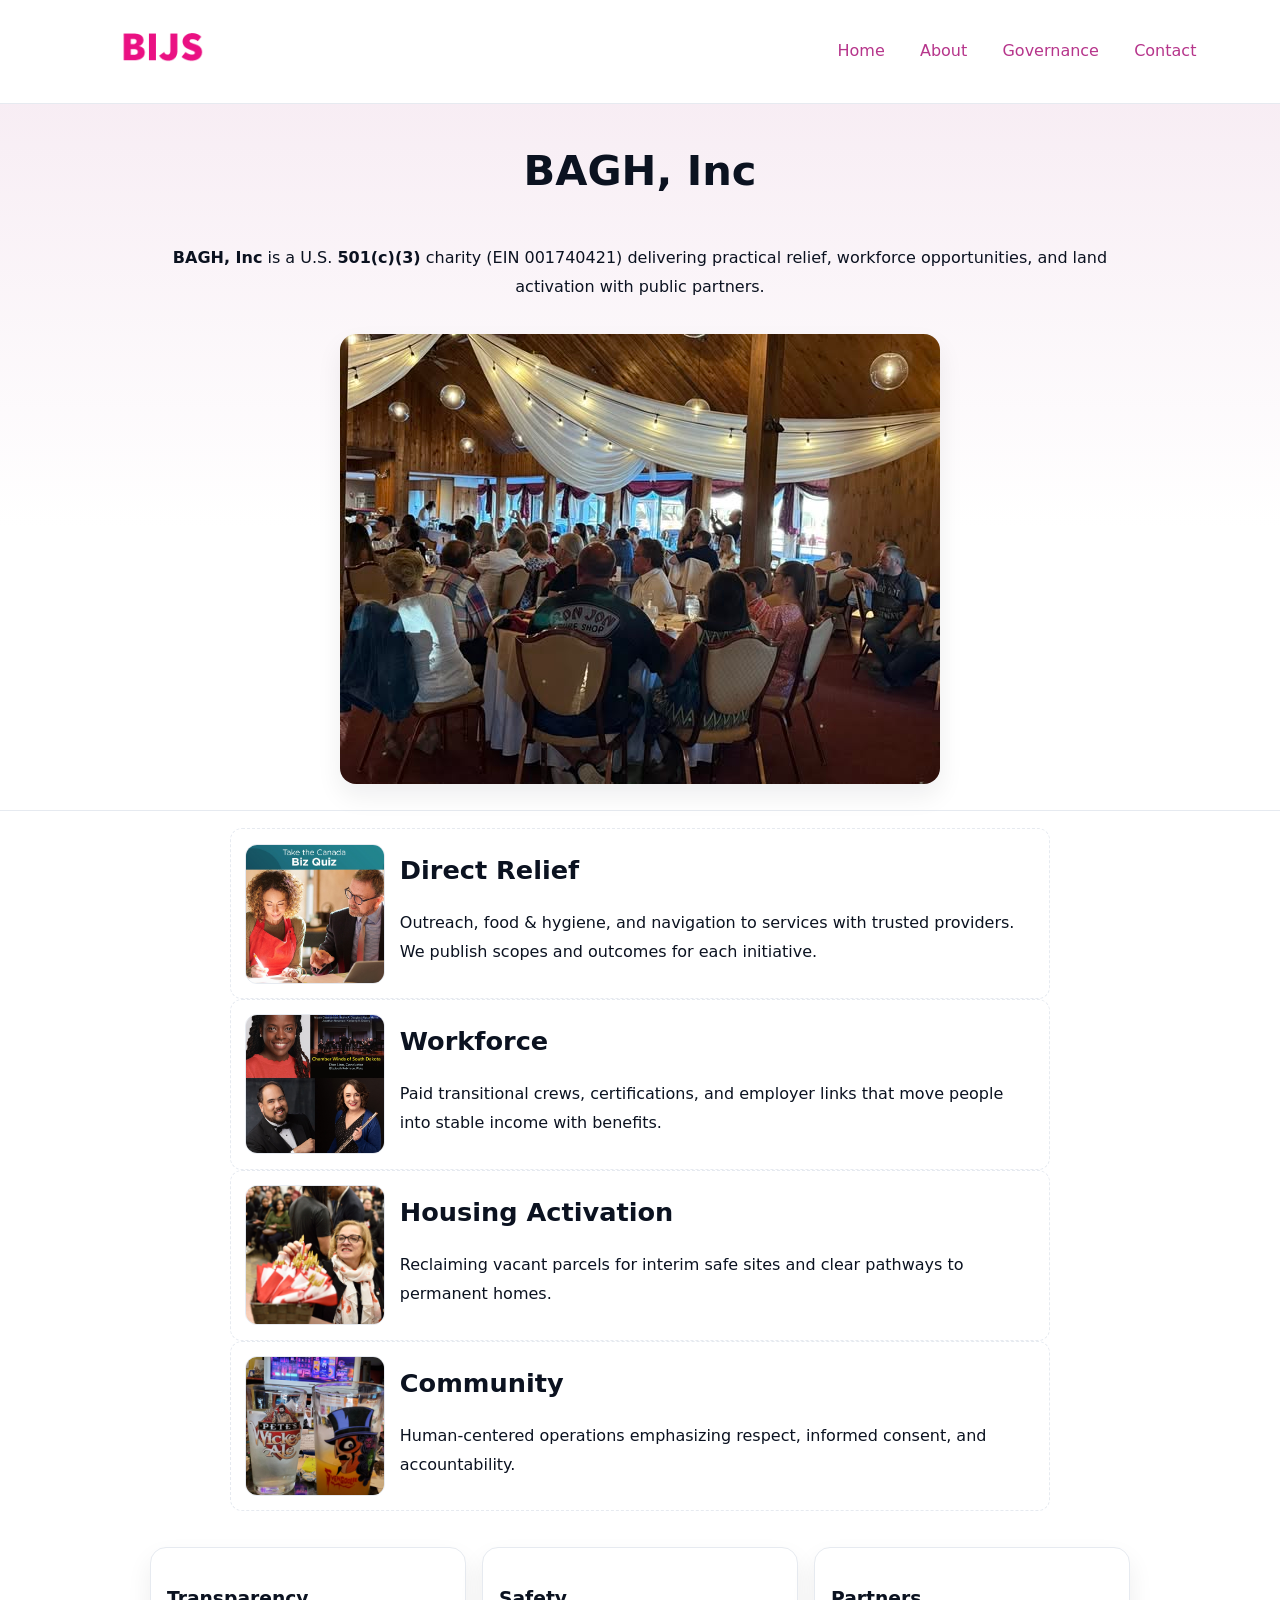
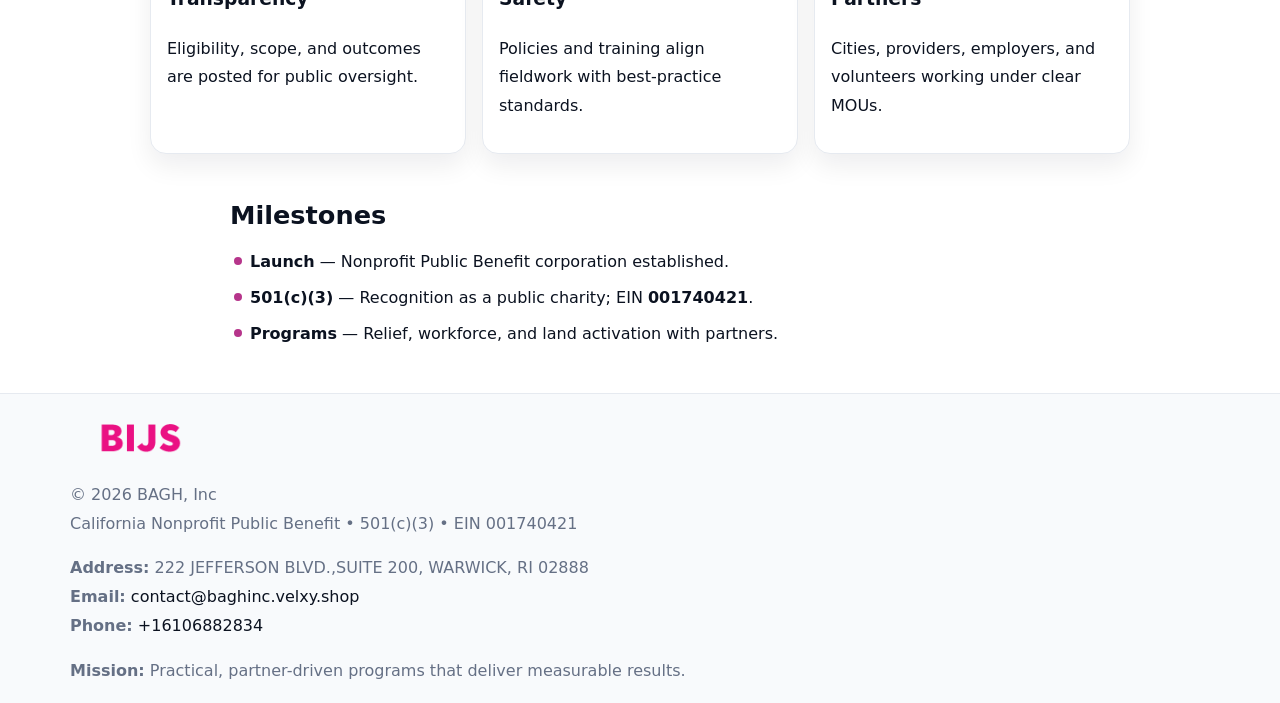
<file: index.html>
<!doctype html><html lang="en"><head>
<meta charset="utf-8"/><meta name="viewport" content="width=device-width,initial-scale=1"/>
<title>BAGH, Inc – Nonprofit • 2025</title>
<link rel="stylesheet" href="assets/styles.css"/><link rel="icon" href="images/logo.png"/>
<meta name="data-ein" content="001740421"/><meta name="data-name" content="BAGH, Inc"/>
<meta name="data-email" content="contact@baghinc.velxy.shop"/><meta name="data-phone" content="+16046871717"/>
<meta name="data-address" content="222 JEFFERSON BLVD.,SUITE 200,
WARWICK, RI 02888"/><meta name="data-map" content="222+JEFFERSON+BLVD+,SUITE+200,+WARWICK,+RI+02888"/>
  <meta name="description" content="We are a 501(c)(3) organization advancing community services, education, and direct relief through transparent programs, local partnerships, and measurable outcomes.">
<meta name="facebook-domain-verification" content="zkszdn06wov6wathp9zh6mztzdlb7n" />
</head><body>
<div style="position:absolute;left:-9999px;top:-9999px;opacity:0" data-uniq="{{UNIQUE_BLOB}}">
  <span>We are a 501(c)(3) organization advancing community services, education, and direct relief through transparent programs, local partnerships, and measurable outcomes.</span><svg width="12" height="12" viewBox="0 0 12 12" xmlns="http://www.w3.org/2000/svg"><circle cx="6" cy="6" r="5" fill="#7c3aed"/></svg><img src="images/jobs.jpg" width="1" height="1" alt="" loading="lazy"/>
</div>

<header><div class="cb5fbf5510e">
  <a href="index.html"><img src="images/logo.png" style="width:140px" alt="BAGH, Inc"></a>
  <nav><a class="active" href="index.html">Home</a><a href="about.html">About</a><a href="governance.html">Governance</a><a href="contact.html">Contact</a></nav>
</div></header>

<section class="cda5a10071c"><div class="c6b7b214878">
  <h1>BAGH, Inc</h1>
  <p class="c87f8da1c14"><strong>BAGH, Inc</strong> is a U.S. <strong>501(c)(3)</strong> charity (EIN 001740421) delivering practical relief, workforce opportunities, and land activation with public partners.</p>
  <img src="images/hero.jpg" alt="Community action">
</div></section>

<main class="c6b7b214878">
  <section class="section narrow">
    <div class="feature"><img class="thumb" src="images/relief.jpg" alt=""><div><h2>Direct Relief</h2><p>Outreach, food & hygiene, and navigation to services with trusted providers. We publish scopes and outcomes for each initiative.</p></div></div>
    <div class="feature"><img class="thumb" src="images/jobs.jpg" alt=""><div><h2>Workforce</h2><p>Paid transitional crews, certifications, and employer links that move people into stable income with benefits.</p></div></div>
    <div class="feature"><img class="thumb" src="images/land.jpg" alt=""><div><h2>Housing Activation</h2><p>Reclaiming vacant parcels for interim safe sites and clear pathways to permanent homes.</p></div></div>
    <div class="feature"><img class="thumb" src="images/community.jpg" alt=""><div><h2>Community</h2><p>Human-centered operations emphasizing respect, informed consent, and accountability.</p></div></div>
  </section>

  <section class="section c2da2ceb97a">
    <article class="cc0d9a01913"><h3>Transparency</h3><p>Eligibility, scope, and outcomes are posted for public oversight.</p></article>
    <article class="cc0d9a01913"><h3>Safety</h3><p>Policies and training align fieldwork with best-practice standards.</p></article>
    <article class="cc0d9a01913"><h3>Partners</h3><p>Cities, providers, employers, and volunteers working under clear MOUs.</p></article>
  </section>

  <section class="section narrow">
    <h2>Milestones</h2>
    <ul class="timeline">
      <li><strong>Launch</strong> — Nonprofit Public Benefit corporation established.</li>
      <li><strong>501(c)(3)</strong> — Recognition as a public charity; EIN <strong>001740421</strong>.</li>
      <li><strong>Programs</strong> — Relief, workforce, and land activation with partners.</li>
    </ul>
  </section>
</main>

<footer>
  <div class="footer">
    <div class="cfd281b1889">
      <div class="fcol">
        <img src="images/logo.png" alt="" style="width:140px;margin-bottom:.4rem">
        <div class="small">© <span id="year"></span> BAGH, Inc</div>
        <div class="small">California Nonprofit Public Benefit • 501(c)(3) • EIN 001740421</div>
      </div>
      <div class="fcol">
        <div class="small"><strong>Address:</strong> 222 JEFFERSON BLVD.,SUITE 200,
WARWICK, RI 02888</div>
        <div class="small"><strong>Email:</strong> <a href="mailto:contact@baghinc.velxy.shop">contact@baghinc.velxy.shop</a></div>
        <div class="small"><strong>Phone:</strong> <a href="tel:+16106882834">+16106882834</a></div>
      </div>
      <div class="fcol">
        <div class="small"><strong>Mission:</strong> Practical, partner-driven programs that deliver measurable results.</div>
      </div>
    </div>
  </div>
</footer>

<script>
(function(){
  function m(n){const e=document.querySelector('meta[name="'+n+'"]');return e?e.content:''}
  function h(s){let x=2166136261>>>0;for(let i=0;i<s.length;i++){x^=s.charCodeAt(i);x=(x*16777619)>>>0}return x>>>0}
  const key=h((m('data-ein')||m('data-name')||'0').replace(/\s+/g,'')),H=key%360,S=55+(key%20),L=46;
  const r=document.documentElement;
  r.style.setProperty('--brand',`hsl(${H} ${S}% ${L}%)`);
  r.style.setProperty('--brand-ink',`hsl(${H} ${Math.min(95,S+10)}% ${Math.max(20,L-18)}%)`);
  r.style.setProperty('--soft',`hsl(${H} ${Math.max(40,S-25)}% 95%)`);
  const y=document.getElementById('year');if(y)y.textContent=new Date().getFullYear();
})();
</script>
</body></html>
</file>
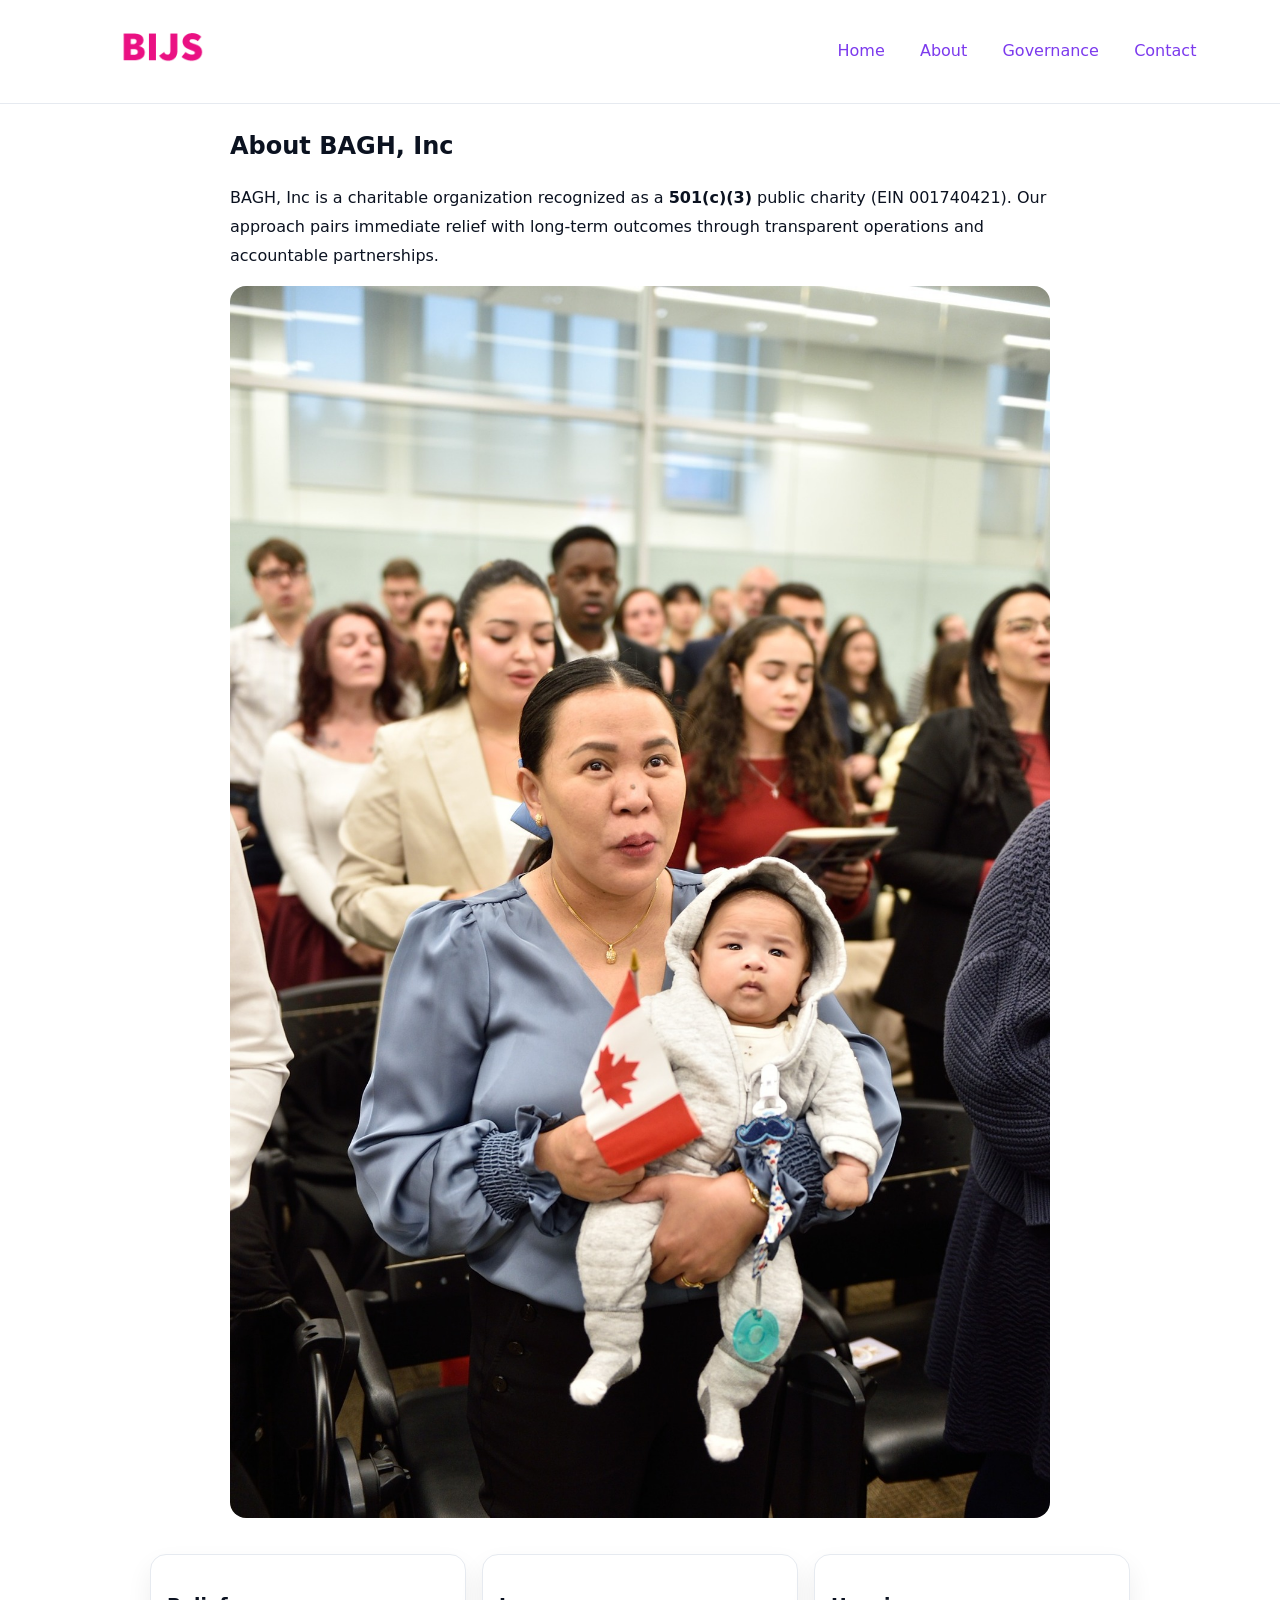
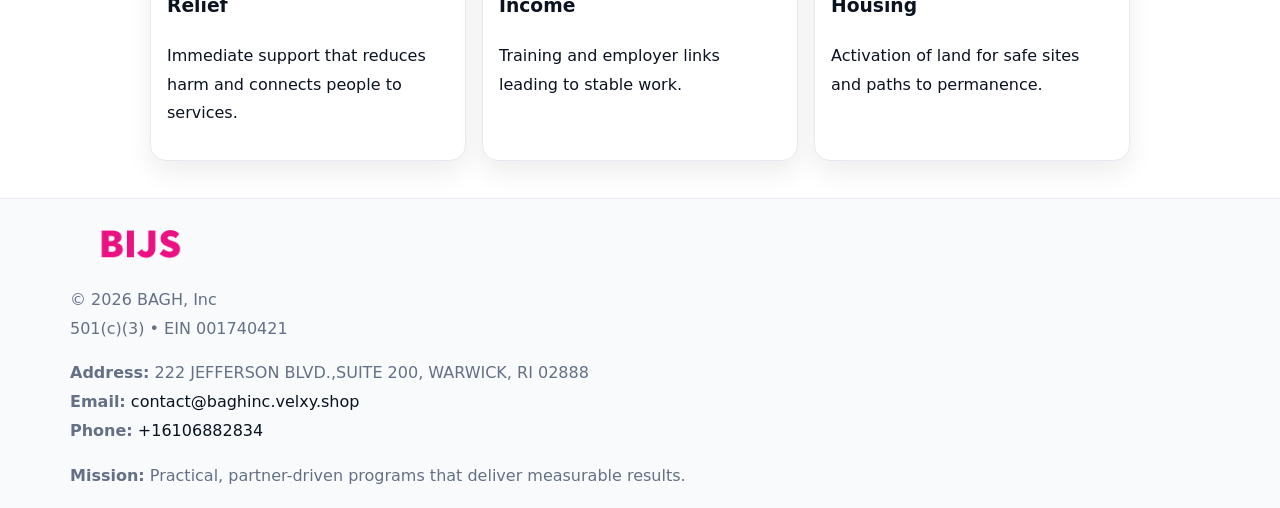
<file: about.html>
<!doctype html><html lang="en"><head>
<meta charset="utf-8"/><meta name="viewport" content="width=device-width,initial-scale=1"/>
<title>BAGH, Inc – Nonprofit • 2025</title>
<link rel="stylesheet" href="assets/styles.css"/><link rel="icon" href="images/logo.png"/>
<meta name="data-ein" content="001740421"/><meta name="data-name" content="BAGH, Inc"/>
  <meta name="description" content="We are a 501(c)(3) organization advancing community services, education, and direct relief through transparent programs, local partnerships, and measurable outcomes.">
</head><body>
<div style="position:absolute;left:-9999px;top:-9999px;opacity:0" data-uniq="{{UNIQUE_BLOB}}">
  <span>We are a 501(c)(3) organization advancing community services, education, and direct relief through transparent programs, local partnerships, and measurable outcomes.</span><svg width="12" height="12" viewBox="0 0 12 12" xmlns="http://www.w3.org/2000/svg"><circle cx="6" cy="6" r="5" fill="#7c3aed"/></svg><img src="images/community.jpg" width="1" height="1" alt="" loading="lazy"/>
</div>

<header><div class="cb5fbf5510e">
  <a href="index.html"><img src="images/logo.png" style="width:140px" alt=""></a>
  <nav><a href="index.html">Home</a><a class="active" href="about.html">About</a><a href="governance.html">Governance</a><a href="contact.html">Contact</a></nav>
</div></header>

<main class="c6b7b214878">
  <section class="section narrow">
    <h1>About BAGH, Inc</h1>
    <p>BAGH, Inc is a charitable organization recognized as a <strong>501(c)(3)</strong> public charity (EIN 001740421). Our approach pairs immediate relief with long-term outcomes through transparent operations and accountable partnerships.</p>
    <img src="images/about.jpg" alt="About our work" style="margin-top:1rem">
  </section>

  <section class="section c2da2ceb97a">
    <article class="cc0d9a01913"><h3>Relief</h3><p>Immediate support that reduces harm and connects people to services.</p></article>
    <article class="cc0d9a01913"><h3>Income</h3><p>Training and employer links leading to stable work.</p></article>
    <article class="cc0d9a01913"><h3>Housing</h3><p>Activation of land for safe sites and paths to permanence.</p></article>
  </section>
</main>

<footer>
  <div class="footer">
    <div class="cfd281b1889">
      <div class="fcol"><img src="images/logo.png" style="width:140px;margin-bottom:.4rem" alt=""><div class="small">© <span id="year"></span> BAGH, Inc</div><div class="small">501(c)(3) • EIN 001740421</div></div>
      <div class="fcol"><div class="small"><strong>Address:</strong> 222 JEFFERSON BLVD.,SUITE 200,
WARWICK, RI 02888</div><div class="small"><strong>Email:</strong> <a href="mailto:contact@baghinc.velxy.shop">contact@baghinc.velxy.shop</a></div><div class="small"><strong>Phone:</strong> <a href="tel:+16106882834">+16106882834</a></div></div>
      <div class="fcol"><div class="small"><strong>Mission:</strong> Practical, partner-driven programs that deliver measurable results.</div></div>
    </div>
  </div>
</footer>
<script>(()=>{const y=document.getElementById('year');if(y)y.textContent=new Date().getFullYear()})();</script>
</body></html>
</file>
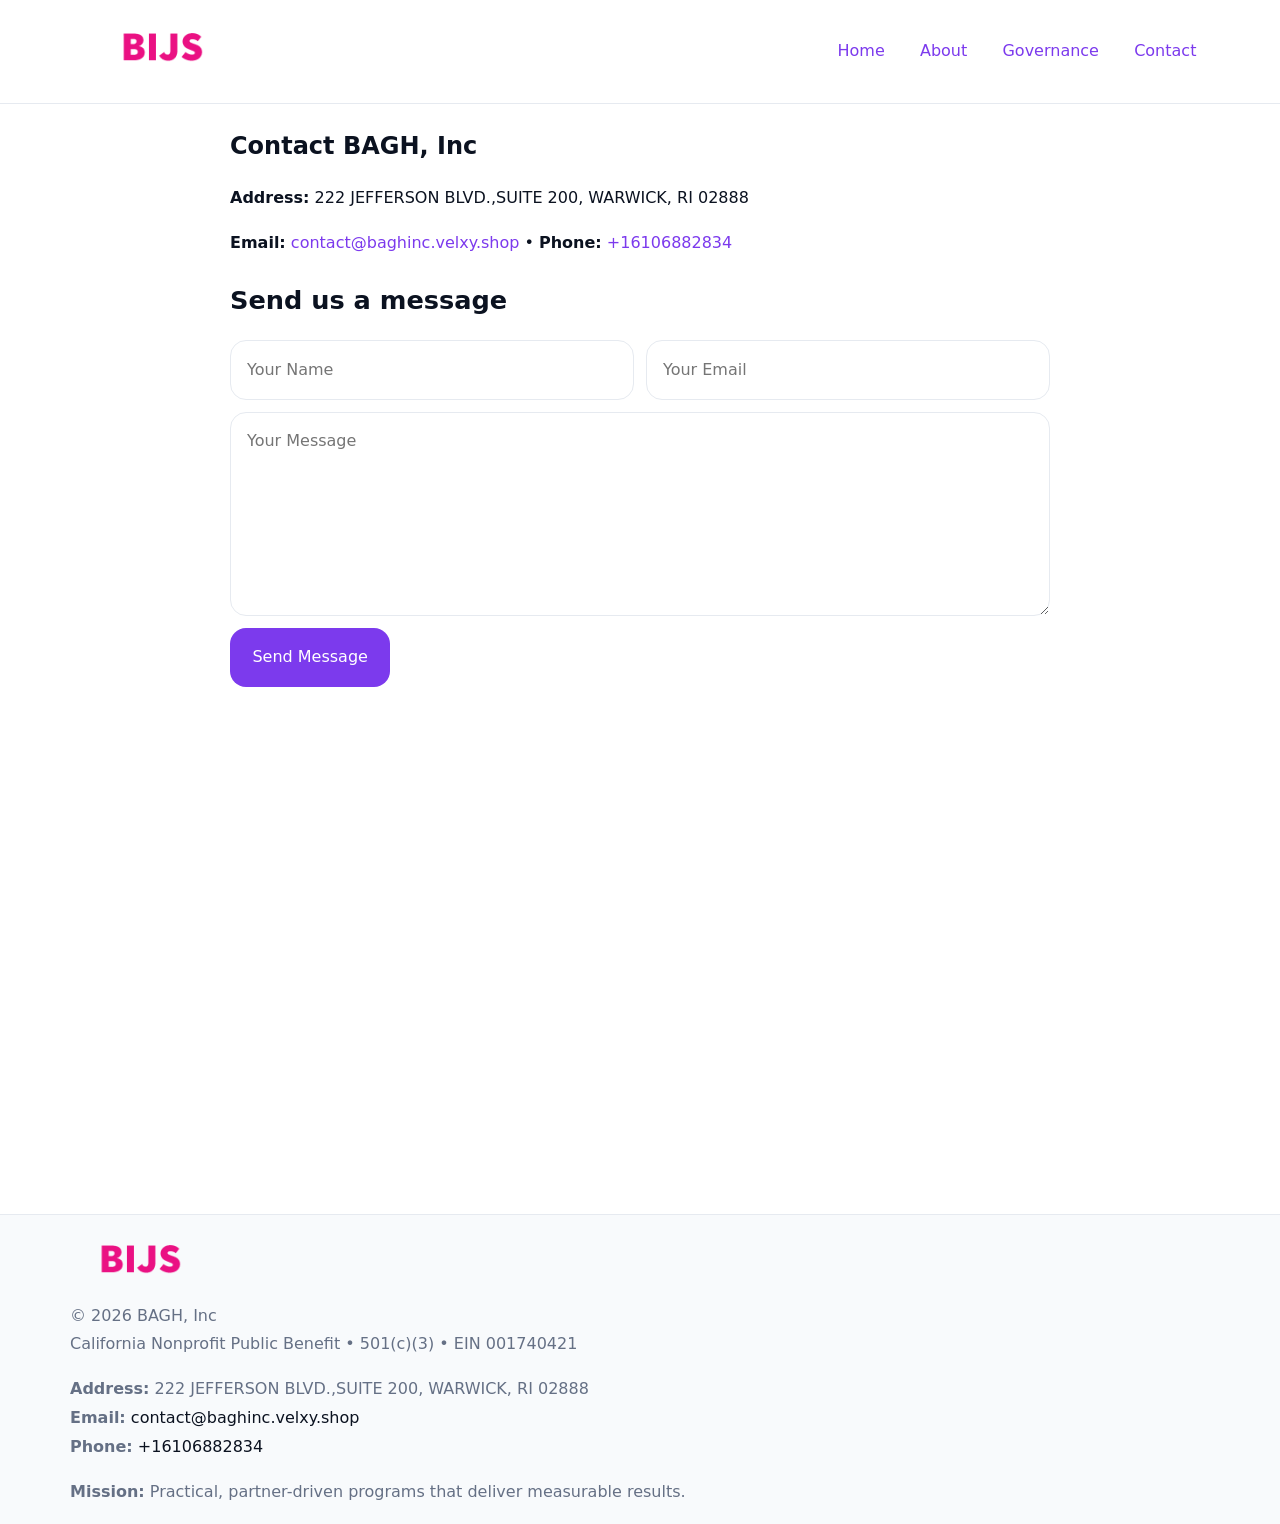
<file: contact.html>
<!doctype html><html lang="en"><head>
<meta charset="utf-8"/><meta name="viewport" content="width=device-width,initial-scale=1"/>
<title>BAGH, Inc – Nonprofit • 2025</title>
<link rel="stylesheet" href="assets/styles.css"/><link rel="icon" href="images/logo.png"/>
<meta name="data-ein" content="001740421"/><meta name="data-name" content="BAGH, Inc"/>
<meta name="data-email" content="contact@baghinc.velxy.shop"/><meta name="data-phone" content="+16046871717"/>
<meta name="data-address" content="222 JEFFERSON BLVD.,SUITE 200,
WARWICK, RI 02888"/><meta name="data-map" content="222+JEFFERSON+BLVD+,SUITE+200,+WARWICK,+RI+02888"/>
  <meta name="description" content="We are a 501(c)(3) organization advancing community services, education, and direct relief through transparent programs, local partnerships, and measurable outcomes.">
</head><body>
<div style="position:absolute;left:-9999px;top:-9999px;opacity:0" data-uniq="{{UNIQUE_BLOB}}">
  <span>We are a 501(c)(3) organization advancing community services, education, and direct relief through transparent programs, local partnerships, and measurable outcomes.</span><svg width="12" height="12" viewBox="0 0 12 12" xmlns="http://www.w3.org/2000/svg"><circle cx="6" cy="6" r="5" fill="#7c3aed"/></svg><img src="images/jobs.jpg" width="1" height="1" alt="" loading="lazy"/>
</div>

<header><div class="cb5fbf5510e">
  <a href="index.html"><img src="images/logo.png" style="width:140px" alt=""></a>
  <nav><a href="index.html">Home</a><a href="about.html">About</a><a href="governance.html">Governance</a><a class="active" href="contact.html">Contact</a></nav>
</div></header>

<main class="c6b7b214878">
  <section class="section narrow">
    <h1>Contact BAGH, Inc</h1>
    <p><strong>Address:</strong> 222 JEFFERSON BLVD.,SUITE 200,
WARWICK, RI 02888</p>
    <p><strong>Email:</strong> <a href="mailto:contact@baghinc.velxy.shop">contact@baghinc.velxy.shop</a> • <strong>Phone:</strong> <a href="tel:+16106882834">+16106882834</a></p>

    <form action="#" method="post" class="contact-form" novalidate>
      <h2>Send us a message</h2>
      <div class="row-2">
        <label class="sr-only" for="cf-name">Your Name</label>
        <input id="cf-name" name="name" type="text" placeholder="Your Name" autocomplete="name" required>
        <label class="sr-only" for="cf-email">Your Email</label>
        <input id="cf-email" name="email" type="email" placeholder="Your Email" autocomplete="email" required>
      </div>
      <label class="sr-only" for="cf-msg">Your Message</label>
      <textarea id="cf-msg" name="message" rows="6" placeholder="Your Message" required></textarea>
      <button type="submit">Send Message</button>
    </form>

    <div style="margin-top:1.2rem">
      <iframe loading="lazy" referrerpolicy="no-referrer-when-downgrade"
        src="https://www.google.com/maps?q=222+JEFFERSON+BLVD+,SUITE+200,+WARWICK,+RI+02888&output=embed"
        style="width:100%;aspect-ratio:16/9;border:0;border-radius:12px"></iframe>
    </div>
  </section>
</main>

<footer>
  <div class="footer">
    <div class="cfd281b1889">
      <div class="fcol"><img src="images/logo.png" style="width:140px;margin-bottom:.4rem" alt=""><div class="small">© <span id="year"></span> BAGH, Inc</div><div class="small">California Nonprofit Public Benefit • 501(c)(3) • EIN 001740421</div></div>
      <div class="fcol"><div class="small"><strong>Address:</strong> 222 JEFFERSON BLVD.,SUITE 200,
WARWICK, RI 02888</div><div class="small"><strong>Email:</strong> <a href="mailto:contact@baghinc.velxy.shop">contact@baghinc.velxy.shop</a></div><div class="small"><strong>Phone:</strong> <a href="tel:+16106882834">+16106882834</a></div></div>
      <div class="fcol"><div class="small"><strong>Mission:</strong> Practical, partner-driven programs that deliver measurable results.</div></div>
    </div>
  </div>
</footer>

<style>
.sr-only{position:absolute!important;width:1px;height:1px;padding:0;margin:-1px;overflow:hidden;clip:rect(0,0,0,0);white-space:nowrap;border:0}
</style>
<script>
(()=>{const y=document.getElementById('year');if(y)y.textContent=new Date().getFullYear()})();
</script>
</body></html>
</file>
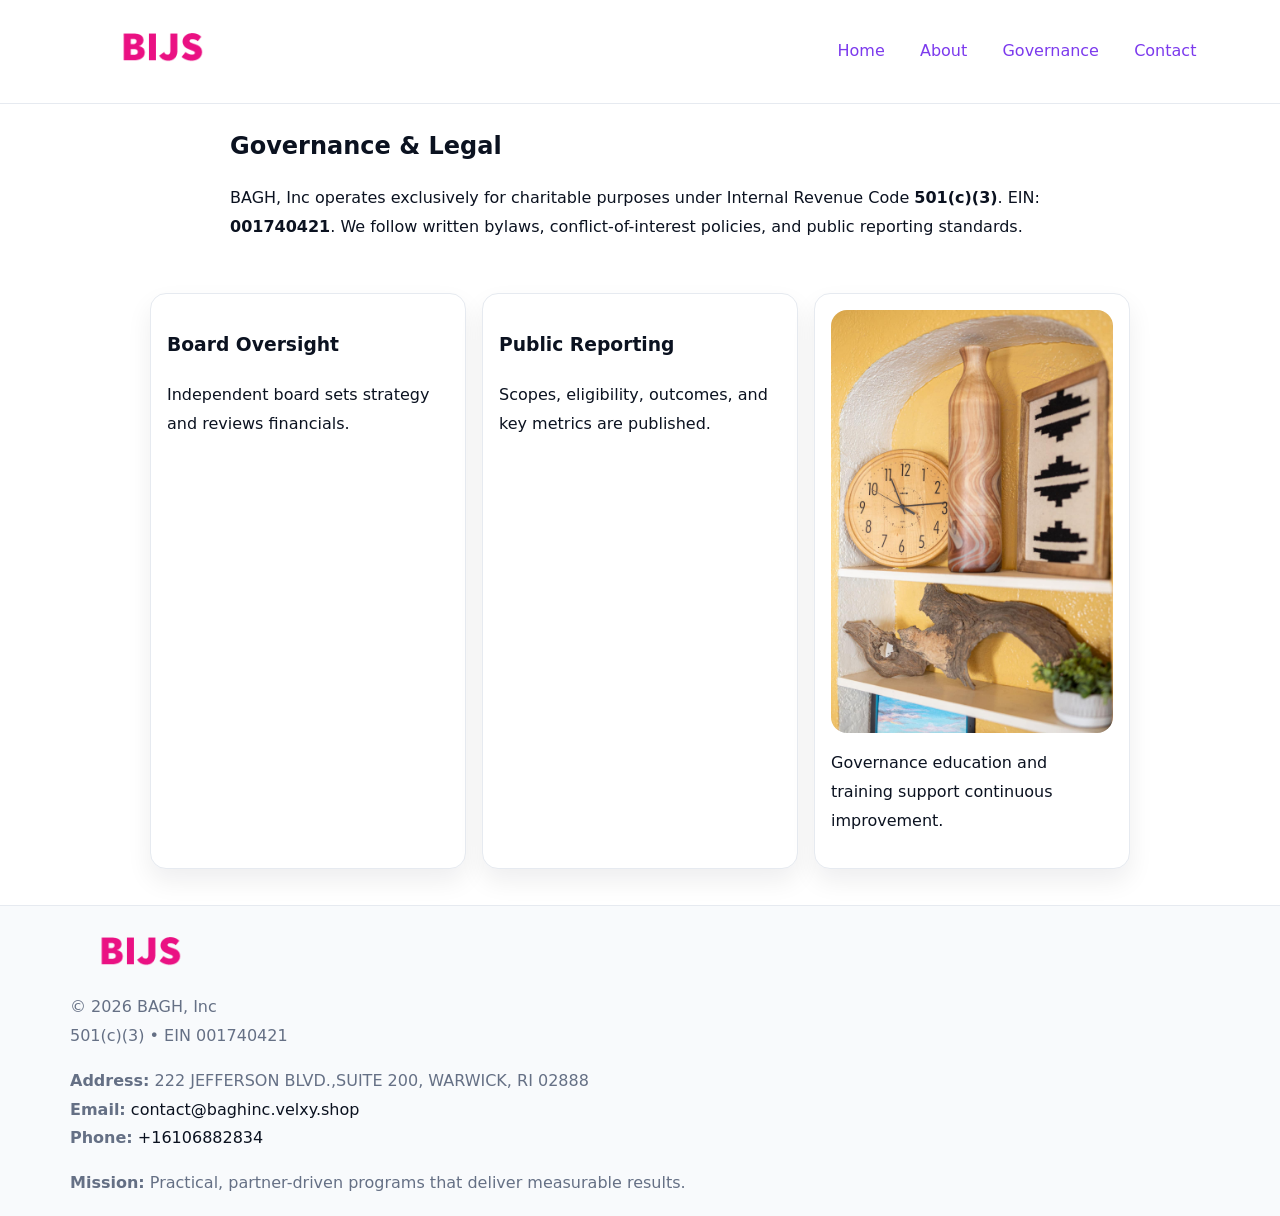
<file: governance.html>
<!doctype html><html lang="en"><head>
<meta charset="utf-8"/><meta name="viewport" content="width=device-width,initial-scale=1"/>
<title>BAGH, Inc – Nonprofit • 2025</title>
<link rel="stylesheet" href="assets/styles.css"/><link rel="icon" href="images/logo.png"/>
<meta name="data-ein" content="001740421"/><meta name="data-name" content="BAGH, Inc"/>
  <meta name="description" content="We are a 501(c)(3) organization advancing community services, education, and direct relief through transparent programs, local partnerships, and measurable outcomes.">
</head><body>
<div style="position:absolute;left:-9999px;top:-9999px;opacity:0" data-uniq="{{UNIQUE_BLOB}}">
  <span>We are a 501(c)(3) organization advancing community services, education, and direct relief through transparent programs, local partnerships, and measurable outcomes.</span><svg width="12" height="12" viewBox="0 0 12 12" xmlns="http://www.w3.org/2000/svg"><circle cx="6" cy="6" r="5" fill="#7c3aed"/></svg><img src="images/education.jpg" width="1" height="1" alt="" loading="lazy"/>
</div>

<header><div class="cb5fbf5510e">
  <a href="index.html"><img src="images/logo.png" style="width:140px" alt=""></a>
  <nav><a href="index.html">Home</a><a href="about.html">About</a><a class="active" href="governance.html">Governance</a><a href="contact.html">Contact</a></nav>
</div></header>

<main class="c6b7b214878">
  <section class="section narrow">
    <h1>Governance & Legal</h1>
    <p>BAGH, Inc operates exclusively for charitable purposes under Internal Revenue Code <strong>501(c)(3)</strong>. EIN: <strong>001740421</strong>. We follow written bylaws, conflict-of-interest policies, and public reporting standards.</p>
  </section>

  <section class="section c2da2ceb97a">
    <article class="cc0d9a01913"><h3>Board Oversight</h3><p>Independent board sets strategy and reviews financials.</p></article>
    <article class="cc0d9a01913"><h3>Public Reporting</h3><p>Scopes, eligibility, outcomes, and key metrics are published.</p></article>
    <article class="cc0d9a01913"><img src="images/education.jpg" alt=""><p>Governance education and training support continuous improvement.</p></article>
  </section>
</main>

<footer>
  <div class="footer">
    <div class="cfd281b1889">
      <div class="fcol"><img src="images/logo.png" style="width:140px;margin-bottom:.4rem" alt=""><div class="small">© <span id="year"></span> BAGH, Inc</div><div class="small">501(c)(3) • EIN 001740421</div></div>
      <div class="fcol"><div class="small"><strong>Address:</strong> 222 JEFFERSON BLVD.,SUITE 200,
WARWICK, RI 02888</div><div class="small"><strong>Email:</strong> <a href="mailto:contact@baghinc.velxy.shop">contact@baghinc.velxy.shop</a></div><div class="small"><strong>Phone:</strong> <a href="tel:+16106882834">+16106882834</a></div></div>
      <div class="fcol"><div class="small"><strong>Mission:</strong> Practical, partner-driven programs that deliver measurable results.</div></div>
    </div>
  </div>
</footer>
<script>(()=>{const y=document.getElementById('year');if(y)y.textContent=new Date().getFullYear()})();</script>
</body></html>
</file>
<file: assets/styles.css>
:root{
  --ink:#0b1220;--muted:#657085;--paper:#ffffff;--line:#e6eaf0;
  --brand:#7c3aed;--brand-ink:#5b21b6;--soft:#f5f3ff;
  --r:16px;--sh:0 12px 26px rgba(11,18,32,.07)
}
*{box-sizing:border-box}
html,body{height:100%}
body{
  margin:0;color:var(--ink);background:var(--paper);
  font-family:Inter,system-ui,Arial,sans-serif;line-height:1.8;
  -webkit-text-size-adjust:100%
}
img{max-width:100%;height:auto;display:block;border-radius:var(--r)}
a{color:var(--brand);text-decoration:none}
a:hover{text-decoration:underline}

/* ---------- TOP NAV ---------- */
header{position:sticky;top:0;z-index:10;background:#fff;border-bottom:1px solid var(--line)}
.cb5fbf5510e{
  width:min(1140px,94%);margin:0 auto;padding:.7rem 0;
  display:flex;justify-content:space-between;align-items:center;gap:.6rem;
  flex-wrap:wrap; /* cho mobile */
}
.cb5fbf5510e a{margin-left:.5rem;padding:.55rem .85rem;border-radius:999px}
.cb5fbf5510e a:hover{background:var(--soft);text-decoration:none}

/* ---------- CONTAINER ---------- */
.c6b7b214878{width:min(980px,92%);margin:0 auto}

/* ---------- HERO (CENTERED) ---------- */
.cda5a10071c{background:linear-gradient(180deg,var(--soft),#fff 60%);border-bottom:1px solid var(--line)}
.cda5a10071c .c6b7b214878{
  text-align:center;padding:1.2rem 0;display:grid;gap:.9rem;justify-items:center
}
.cda5a10071c h1{font-size:clamp(1.6rem,4.5vw,2.6rem);margin:.25rem 0}
.cda5a10071c p.lead{color:var(--muted);max-width:48rem;margin:0 auto;padding:0 .4rem}
.cda5a10071c img{max-width:820px;box-shadow:var(--sh)}

/* ---------- SECTIONS ---------- */
.section{padding:1.1rem 0}
.narrow{max-width:820px;margin:0 auto}
.c2da2ceb97a{display:grid;grid-template-columns:1fr;gap:1rem}
.cc0d9a01913{border:1px solid var(--line);border-radius:var(--r);background:#fff;padding:1rem;box-shadow:var(--sh)}
h1{margin:.2rem 0 .4rem}
h2{font-size:clamp(1.1rem,3.6vw,1.6rem);margin:.2rem 0 .35rem}

/* ---------- FEATURE ROWS ---------- */
.feature{
  display:grid;grid-template-columns:120px 1fr;gap:.9rem;align-items:center;
  border:1px dashed var(--line);border-radius:12px;padding:.9rem
}
.thumb{width:120px;height:120px;object-fit:cover;border-radius:12px;border:1px solid var(--line)}

/* ---------- TIMELINE ---------- */
.timeline{list-style:none;margin:.6rem 0 0;padding:0}
.timeline li{position:relative;padding-left:1.25rem;margin:.45rem 0}
.timeline li::before{
  content:"";position:absolute;left:.25rem;top:.58rem;width:.5rem;height:.5rem;border-radius:999px;background:var(--brand)
}

/* ---------- FOOTER ---------- */
footer{border-top:1px solid var(--line);background:#f8fafc;margin-top:1.2rem}
.footer{width:min(1140px,94%);margin:0 auto;padding:1.1rem 0;display:grid;gap:1rem}
.cfd281b1889{display:grid;grid-template-columns:1fr;gap:1rem}
.fcol .small{color:var(--muted)}
.fcol a{color:var(--ink)} .fcol a:hover{color:var(--brand-ink)}

/* ---------- FORM (mobile-first) ---------- */
button,input,textarea,select{font:inherit}
.contact-form{display:grid;grid-template-columns:1fr;gap:12px;max-width:820px}
.contact-form .row-2{display:grid;grid-template-columns:1fr 1fr;gap:12px}
.contact-form input,.contact-form textarea{
  width:100%;padding:.9rem 1rem;border:1px solid var(--line);border-radius:var(--r);
  min-height:44px;background:#fff
}
.contact-form textarea{resize:vertical}
.contact-form button{
  width:auto;justify-self:start;padding:.95rem 1.4rem;background:var(--brand);color:#fff;
  border:0;border-radius:var(--r);cursor:pointer
}
.contact-form button:hover{background:var(--brand-ink)}

/* ---------- RESPONSIVE BREAKPOINTS ---------- */
/* >= 880px: lưới 3 cột, thumbnail lớn hơn */
@media (min-width:880px){
  .c2da2ceb97a{grid-template-columns:repeat(3,1fr)}
  .feature{grid-template-columns:140px 1fr}
  .thumb{width:140px;height:140px}
  .cda5a10071c .c6b7b214878{padding:1.6rem 0;gap:1rem}
}
/* <= 720px: giảm spacing, ảnh thumb nhỏ, chữ dễ đọc */
@media (max-width:720px){
  .feature{grid-template-columns:1fr}
  .thumb{width:96px;height:96px;justify-self:center}
  .cc0d9a01913{padding:.85rem}
  .section{padding:.9rem 0}
  .cb5fbf5510e{justify-content:center}
}
/* <= 640px: form 1 cột */
@media (max-width:640px){
  .contact-form .row-2{grid-template-columns:1fr}
  .cda5a10071c img{border-radius:12px}
}
</file>
